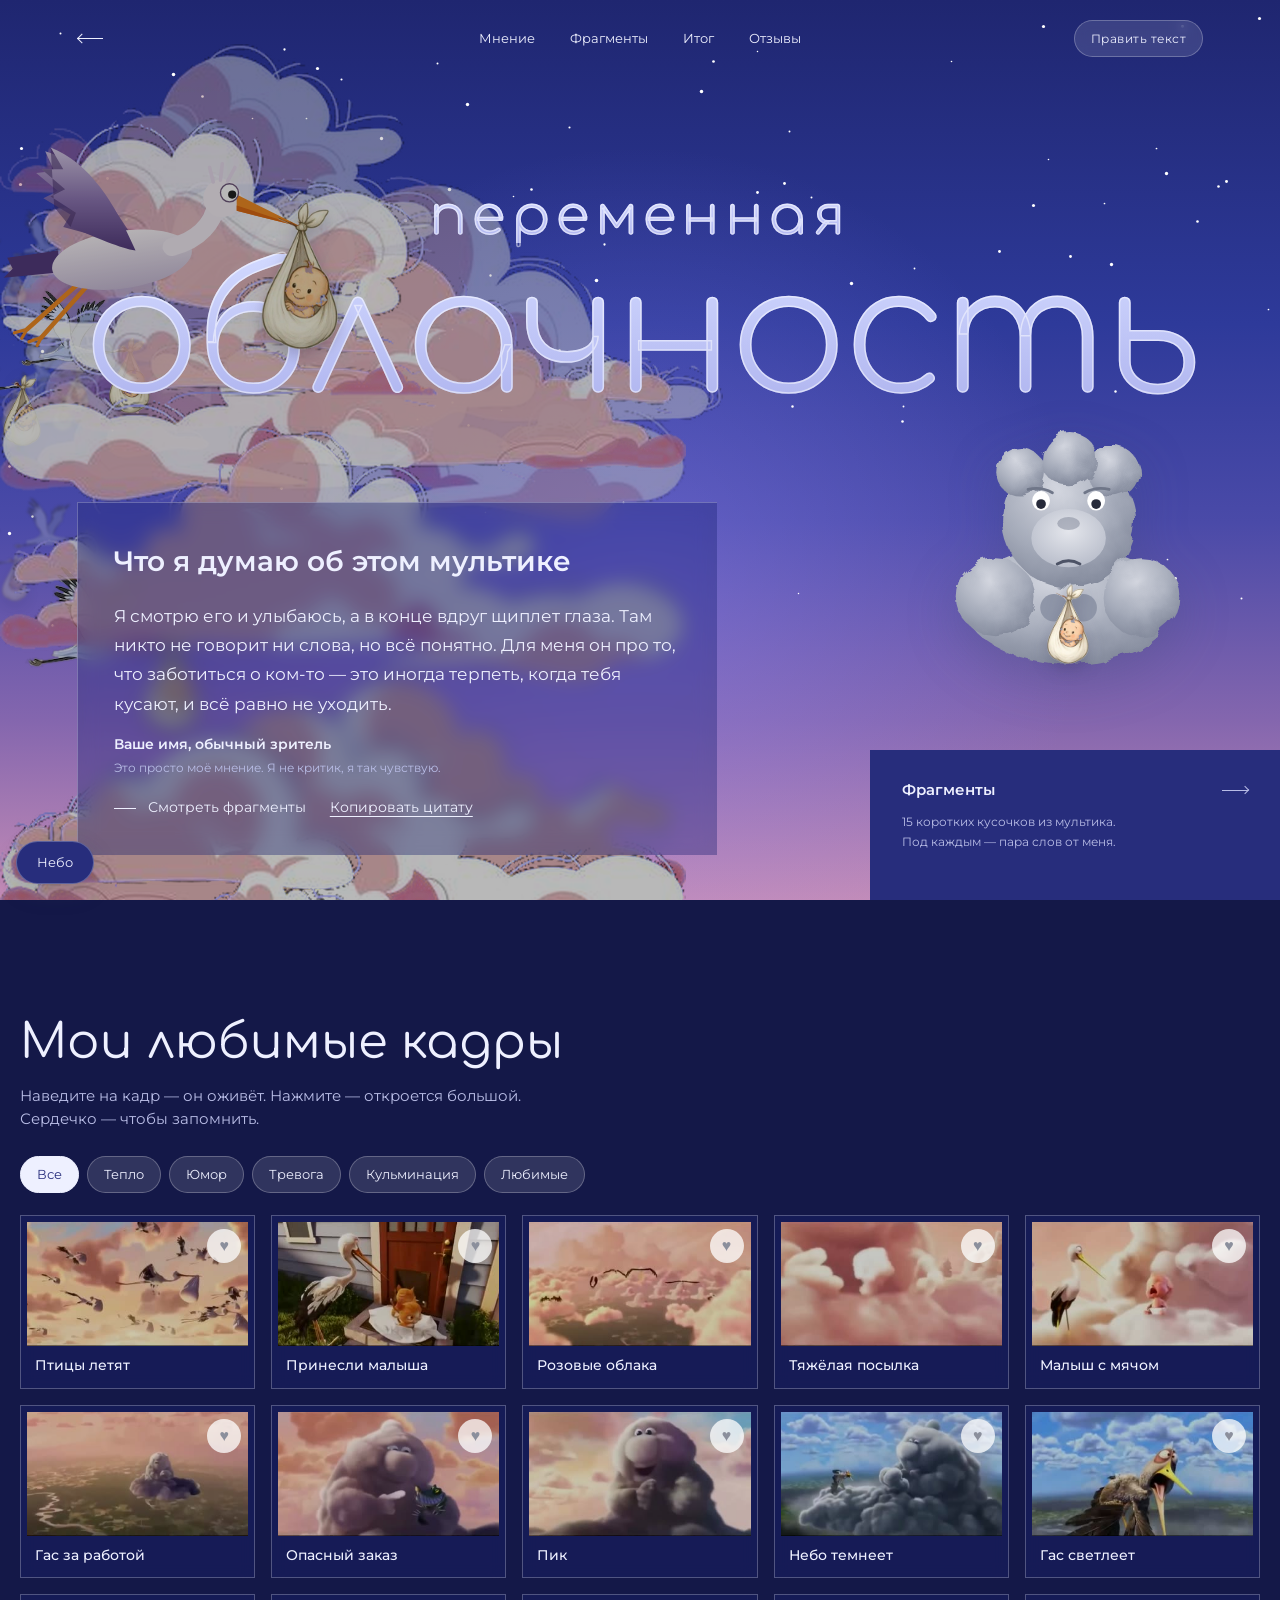
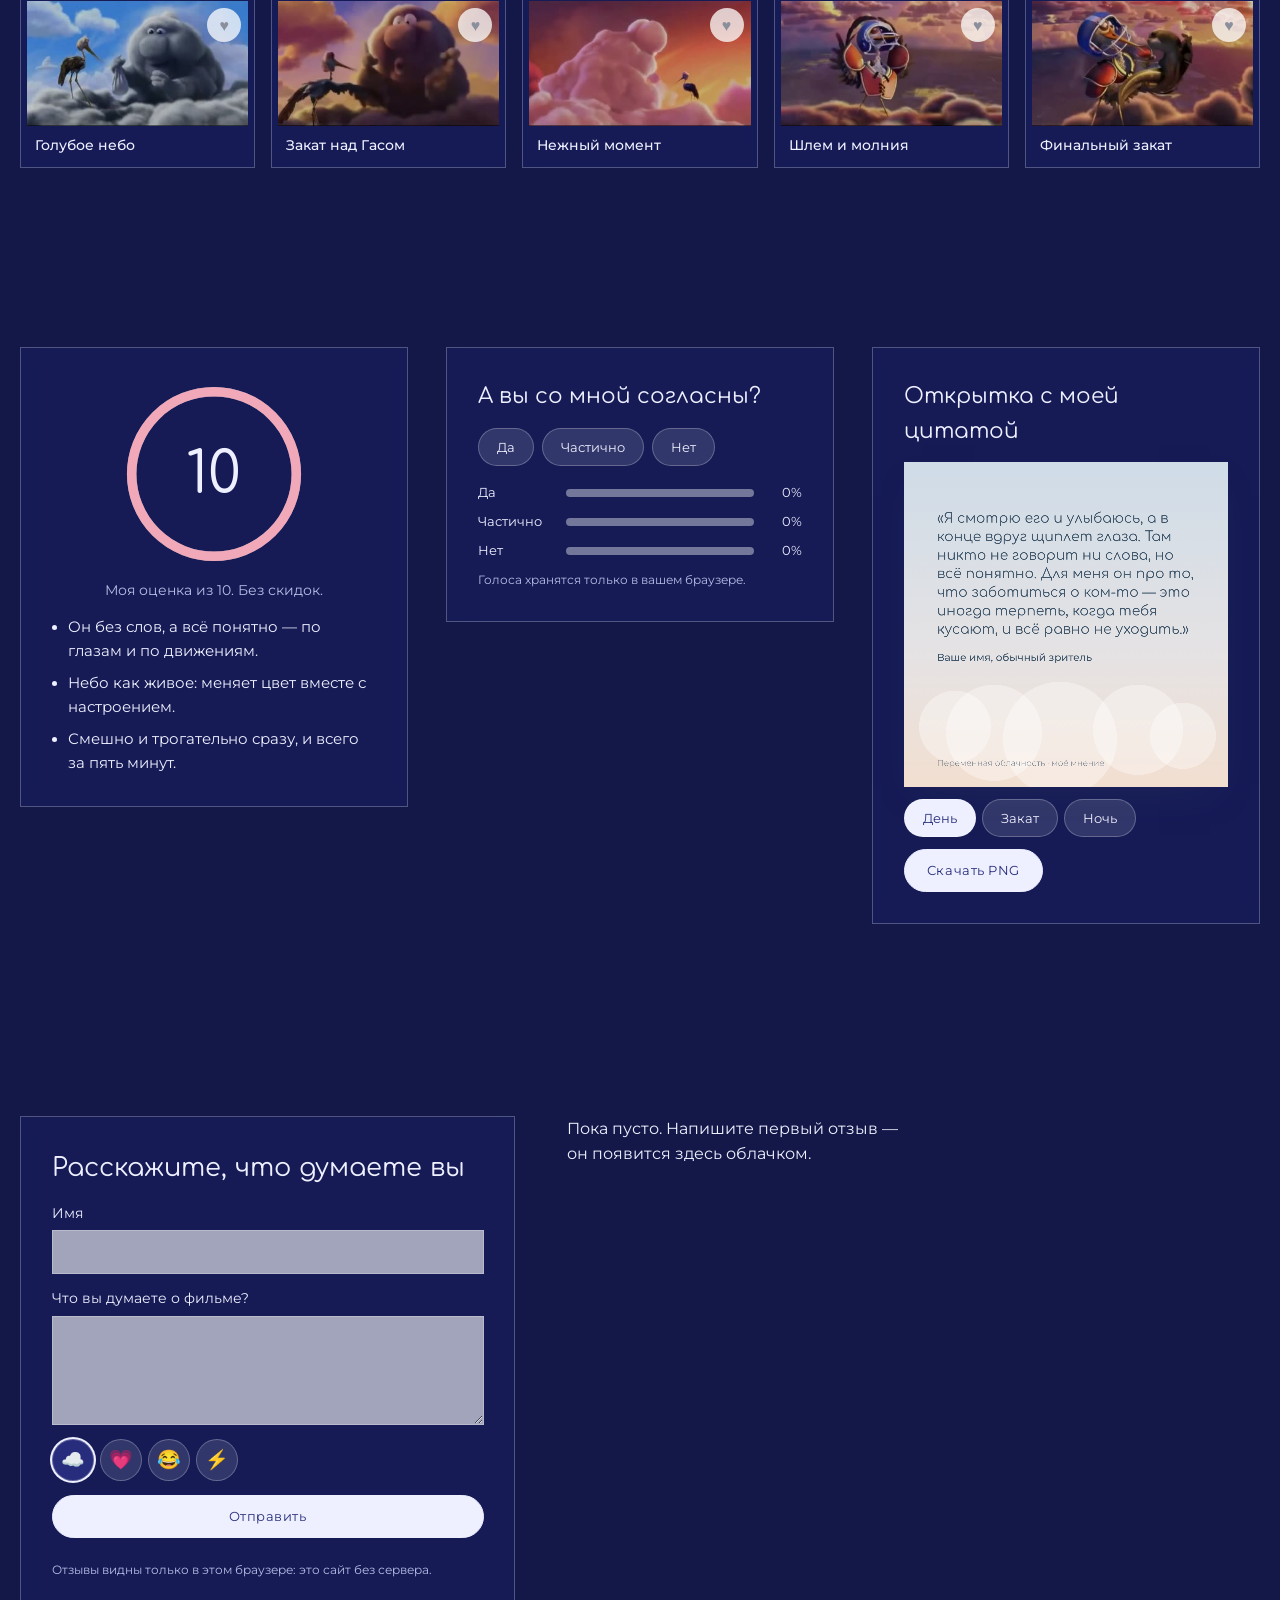
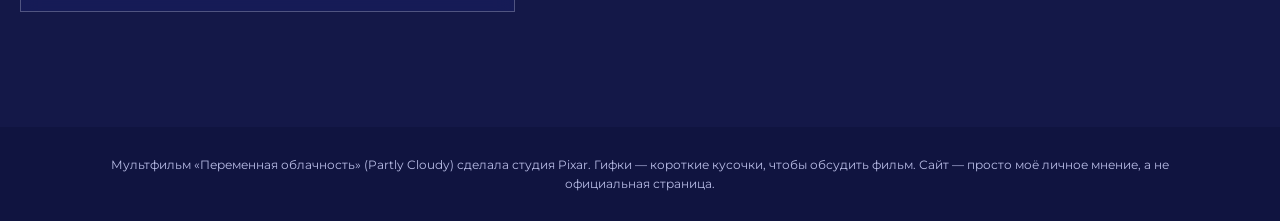
<file: html/index.html>
<!DOCTYPE html>
<html lang="ru">
<head>
  <meta charset="utf-8">
  <meta name="viewport" content="width=device-width, initial-scale=1">
  <title>Переменная облачность — моё мнение о мультфильме</title>
  <link rel="preconnect" href="https://fonts.googleapis.com">
  <link rel="preconnect" href="https://fonts.gstatic.com" crossorigin>
  <link href="https://fonts.googleapis.com/css2?family=Comfortaa:wght@300;400&family=Montserrat:wght@400;500;600&display=swap" rel="stylesheet">
  <link rel="stylesheet" href="../css/style.css">
  <link rel="stylesheet" href="../css/sky.css">
  <link rel="stylesheet" href="../css/gallery.css">
  <link rel="stylesheet" href="../css/extras.css">
  <link rel="stylesheet" href="../css/characters.css">
</head>
<body data-theme="day">
  <div class="progress" id="progress" aria-hidden="true"></div>

  <header class="topbar">
    <a class="topbar__back" href="#top" aria-label="Наверх"><span></span></a>
    <nav class="topbar__nav" aria-label="Разделы">
      <a href="#top">Мнение</a><a href="#scenes">Фрагменты</a><a href="#verdict">Итог</a><a href="#talk">Отзывы</a>
    </nav>
    <button class="pill" id="editToggle" type="button" aria-pressed="false">Править текст</button>
  </header>

  <main id="top">
    <section class="hero" id="hero" aria-labelledby="title">
      <div class="sky" aria-hidden="true">
        <div class="sky__glow"></div>
        <div class="stars" id="stars"></div>
        <div class="layer" data-depth="10" id="layerBack"></div>
        <div class="layer" data-depth="20" id="layerBirds"></div>
        <div class="layer" data-depth="30" id="layerMid"></div>
      </div>
      <canvas class="rain" id="rain" aria-hidden="true"></canvas>

      <h1 class="logotype" id="title">
        <span class="logotype__small">переменная</span>
        <span class="logotype__big">облачность</span>
      </h1>

      <div class="sky sky--front" aria-hidden="true">
        <div class="layer" data-depth="50" id="layerFront"></div>
        <div class="layer layer--peck" data-depth="40" id="layerPeck"></div>
      </div>

      <button class="gus" id="gus" type="button" aria-label="Гас — облако с малышом. Нажмите на него">
        <svg viewBox="0 0 300 300" aria-hidden="true">
          <defs>
            <radialGradient id="gb" cx="42%" cy="28%" r="85%"><stop offset="0" stop-color="#d3d6df"/><stop offset=".55" stop-color="#a3a9b8"/><stop offset="1" stop-color="#767d90"/></radialGradient>
            <radialGradient id="gm" cx="50%" cy="38%" r="70%"><stop offset="0" stop-color="#e4e6ec"/><stop offset="1" stop-color="#b4b9c7"/></radialGradient>
            <filter id="fuzz" x="-10%" y="-10%" width="120%" height="120%"><feTurbulence type="fractalNoise" baseFrequency=".035" numOctaves="3" seed="4" result="n"/><feDisplacementMap in="SourceGraphic" in2="n" scale="16"/></filter>
          </defs>
          <g class="gus__breath">
            <g class="gus__body" filter="url(#fuzz)" fill="url(#gb)">
              <ellipse cx="150" cy="225" rx="128" ry="72"/><circle cx="60" cy="215" r="48"/><circle cx="240" cy="215" r="48"/>
              <circle cx="150" cy="120" r="82"/><circle cx="92" cy="62" r="30"/><circle cx="205" cy="60" r="32"/><circle cx="150" cy="44" r="34"/>
            </g>
            <g class="gus__face">
              <ellipse cx="150" cy="142" rx="46" ry="36" fill="url(#gm)"/>
              <ellipse cx="150" cy="124" rx="14" ry="8" fill="#7d8496" opacity=".5"/>
              <g class="gus__eyes">
                <ellipse cx="116" cy="96" rx="11" ry="12" fill="#fff"/><ellipse cx="184" cy="96" rx="11" ry="12" fill="#fff"/>
                <circle class="pupil" data-cx="116" data-cy="100" cx="116" cy="100" r="6" fill="#262a3a"/>
                <circle class="pupil" data-cx="184" data-cy="100" cx="184" cy="100" r="6" fill="#262a3a"/>
                <rect class="lid" x="103" y="83" width="26" height="0" fill="#a3a9b8"/><rect class="lid" x="171" y="83" width="26" height="0" fill="#a3a9b8"/>
              </g>
              <path class="gus__brow" d="M100 82 Q116 78 130 86 M170 86 Q184 78 200 82" fill="none" stroke="#6f7688" stroke-width="3.5" stroke-linecap="round"/>
              <path class="gus__mouth" d="M136 174 Q150 166 164 174" fill="none" stroke="#4d5366" stroke-width="3.5" stroke-linecap="round"/>
            </g>
            <g class="gus__hands" fill="#8f96a8"><circle cx="132" cy="228" r="17"/><circle cx="168" cy="228" r="17"/></g>
          </g>
        </svg>
        <img class="gus__baby baby" src="../images/sprites/baby.png" alt="">

        <span class="gus__bubble" id="gusBubble" role="status"></span>
      </button>

      <article class="opinion">
        <h2 data-key="heading"></h2>
        <blockquote data-key="quote"></blockquote>
        <p class="opinion__author" data-key="author"></p>
        <p class="opinion__note" data-key="authorNote"></p>
        <div class="opinion__actions">
          <a class="opinion__more" href="#scenes">Смотреть фрагменты</a>
          <button type="button" class="link-btn" id="copyQuote">Копировать цитату</button>
        </div>
      </article>

      <aside class="card">
        <a href="#scenes" class="card__head"><span data-key="cardTitle"></span> <span class="arrow"></span></a>
        <p data-key="cardText"></p>
      </aside>
    </section>

    <section class="scenes" id="scenes" aria-labelledby="scenesTitle">
      <div class="wrap">
        <header class="section-head">
          <h2 id="scenesTitle" data-key="scenesTitle"></h2>
          <p class="section-head__hint" data-key="scenesHint"></p>
        </header>
        <div class="filters" id="filters" role="group" aria-label="Фильтр по настроению"></div>
        <ul class="grid" id="grid"></ul>
        <p class="empty" id="empty" hidden>Здесь пока пусто. Отметьте сердечком любой фрагмент.</p>
      </div>
    </section>

    <section class="verdict" id="verdict" aria-labelledby="verdictTitle">
      <div class="wrap verdict__grid">
        <div class="score">
          <h2 id="verdictTitle" class="visually-hidden">Итоговая оценка</h2>
          <div class="ring" id="ring">
            <svg viewBox="0 0 120 120" aria-hidden="true"><circle cx="60" cy="60" r="52" class="ring__bg"/><circle cx="60" cy="60" r="52" class="ring__fg" id="ringFg"/></svg>
            <span class="ring__num" data-key="rating"></span>
          </div>
          <p class="score__note" data-key="ratingNote"></p>
          <ul class="reasons">
            <li data-key="reasons.0"></li><li data-key="reasons.1"></li><li data-key="reasons.2"></li>
          </ul>
        </div>

        <div class="poll" id="poll">
          <h3 data-key="pollQuestion"></h3>
          <div class="poll__opts">
            <button type="button" data-vote="yes">Да</button>
            <button type="button" data-vote="part">Частично</button>
            <button type="button" data-vote="no">Нет</button>
          </div>
          <div class="poll__bars" id="pollBars"></div>
          <p class="hint">Голоса хранятся только в вашем браузере.</p>
        </div>

        <div class="maker">
          <h3 data-key="makerTitle"></h3>
          <canvas id="cardCanvas" width="1080" height="1080" aria-label="Открытка с цитатой"></canvas>
          <div class="maker__row" id="cardStyles" role="group" aria-label="Стиль открытки">
            <button type="button" data-style="day" aria-pressed="true">День</button>
            <button type="button" data-style="sunset" aria-pressed="false">Закат</button>
            <button type="button" data-style="night" aria-pressed="false">Ночь</button>
          </div>
          <button type="button" class="pill pill--solid" id="cardSave">Скачать PNG</button>
        </div>
      </div>
    </section>

    <section class="talk" id="talk" aria-labelledby="talkTitle">
      <div class="wrap talk__grid">
        <form class="talk__form" id="talkForm" autocomplete="off">
          <h2 id="talkTitle" data-key="talkTitle"></h2>
          <label>Имя<input id="talkName" maxlength="30" required></label>
          <label>Что вы думаете о фильме?<textarea id="talkText" rows="4" maxlength="400" required></textarea></label>
          <div class="moods" id="moods" role="radiogroup" aria-label="Настроение">
            <button type="button" role="radio" aria-checked="true" data-mood="☁️">☁️</button>
            <button type="button" role="radio" aria-checked="false" data-mood="💗">💗</button>
            <button type="button" role="radio" aria-checked="false" data-mood="😂">😂</button>
            <button type="button" role="radio" aria-checked="false" data-mood="⚡">⚡</button>
          </div>
          <button class="pill pill--solid" type="submit">Отправить</button>
          <p class="hint">Отзывы видны только в этом браузере: это сайт без сервера.</p>
        </form>
        <ul class="talk__list" id="talkList" aria-live="polite"></ul>
      </div>
    </section>
  </main>

  <footer class="footer"><span data-key="footer"></span></footer>

  <!-- просмотр фрагмента -->
  <div class="lightbox" id="lightbox" hidden role="dialog" aria-modal="true" aria-label="Просмотр фрагмента">
    <div class="lightbox__fx" id="lbFx" aria-hidden="true"></div>
    <div class="lightbox__box">
      <button class="lb-close" id="lbClose" type="button" aria-label="Закрыть">×</button>
      <div class="lb-stage">
        <button class="lb-nav lb-nav--prev" id="lbPrev" type="button" aria-label="Предыдущий">‹</button>
        <div class="lb-frame"><img id="lbImg" alt="" width="450" height="253"><div class="lb-slide" id="lbSlide"></div></div>
        <button class="lb-nav lb-nav--next" id="lbNext" type="button" aria-label="Следующий">›</button>
      </div>
      <div class="lb-info">
        <p class="lb-count" id="lbCount"></p>
        <h3 id="lbTitle" data-key="sceneTitle"></h3>
        <p id="lbText" data-key="sceneText"></p>
        <div class="lb-tags" id="lbTags"></div>
        <div class="lb-controls">
          <button type="button" id="lbPlay" aria-pressed="true">Пауза</button>
          <button type="button" id="lbSlideBtn" aria-pressed="false">Слайд-шоу</button>
          <button type="button" id="lbFav" aria-pressed="false">♥ В любимые</button>
          <button type="button" id="lbLink">Ссылка</button>
        </div>
        <div class="lb-stars" id="lbStars" role="radiogroup" aria-label="Ваша оценка"></div>
        <div class="lb-react" id="lbReact"></div>
        <p class="hint">Клавиши: ← → листать, пробел — пауза, Esc — закрыть.</p>
      </div>
    </div>
  </div>

  <!-- панель эффектов -->
  <div class="dock" id="dock">
    <button class="dock__btn" id="dockBtn" type="button" aria-expanded="false" aria-controls="dockPanel">Небо</button>
    <div class="dock__panel" id="dockPanel" hidden>
      <fieldset>
        <legend>Время суток</legend>
        <div class="seg" id="themeSeg">
          <button type="button" data-theme="morning">Утро</button>
          <button type="button" data-theme="day">День</button>
          <button type="button" data-theme="sunset">Закат</button>
          <button type="button" data-theme="night">Ночь</button>
          <button type="button" data-theme="auto">Авто</button>
        </div>
      </fieldset>
      <label class="dock__row">Ветер <input type="range" id="fxWind" min="0" max="4" step=".5" value="1"></label>
      <label class="dock__row">Аисты <input type="range" id="fxStorks" min="0" max="8" step="1" value="6"></label>
      <label class="dock__chk"><input type="checkbox" id="fxRain"> Дождь</label>
      <label class="dock__chk"><input type="checkbox" id="fxStorm"> Гроза</label>
      <label class="dock__chk"><input type="checkbox" id="fxTrail"> Облачный след</label>
      <label class="dock__chk"><input type="checkbox" id="fxSound"> Звук дождя и грома</label>
      <button type="button" class="link-btn" id="fxGust">Порыв ветра</button>
    </div>
  </div>

  <button class="to-top" id="toTop" type="button" aria-label="Наверх" hidden>↑</button>

  <div class="toolbar" id="toolbar" hidden role="toolbar" aria-label="Форматирование текста">
    <button type="button" data-cmd="bold" title="Жирный"><b>Ж</b></button>
    <button type="button" data-cmd="italic" title="Курсив"><i>К</i></button>
    <button type="button" data-cmd="underline" title="Подчёркнутый"><u>Ч</u></button>
    <select id="tbSize" aria-label="Размер">
      <option value="">Размер</option><option value="2">Мелкий</option><option value="3">Обычный</option><option value="5">Крупный</option><option value="6">Огромный</option>
    </select>
    <input type="color" id="tbColor" value="#4b6a86" aria-label="Цвет текста">
    <button type="button" data-cmd="justifyLeft" title="По левому краю">⇤</button>
    <button type="button" data-cmd="justifyCenter" title="По центру">↔</button>
    <button type="button" data-cmd="undo" title="Отменить">↶</button>
    <button type="button" data-cmd="redo" title="Вернуть">↷</button>
    <span class="toolbar__sep"></span>
    <button type="button" id="tbImport">Загрузить файл</button>
    <input type="file" id="tbFile" accept=".js,.json,.txt" hidden>
    <button type="button" id="tbExport">Скачать content.js</button>
    <button type="button" id="tbReset">Сбросить</button>
    <button type="button" id="tbDone" class="is-primary">Готово</button>
  </div>
  <div class="toast" id="toast" role="status" aria-live="polite"></div>
  <div class="flash" id="flash" aria-hidden="true">
    <svg viewBox="0 0 200 400" preserveAspectRatio="none"><path id="bolt" d="" fill="none" stroke="#fff" stroke-width="5" stroke-linejoin="round" stroke-linecap="round"/></svg>
  </div>

  <script src="../JavaScript/content.js"></script>
  <script src="../JavaScript/core.js"></script>
  <script src="../JavaScript/world.js"></script>
  <script src="../JavaScript/gallery.js"></script>
  <script src="../JavaScript/extras.js"></script>
  <script src="../JavaScript/editor.js"></script>
  <script src="../JavaScript/start.js"></script>
</body>
</html>
</file>
<file: css/style.css>
/* ---------- темы (время суток) ---------- */
@property --sky-0 { syntax: "<color>"; inherits: true; initial-value: #cfdce8; }
@property --sky-1 { syntax: "<color>"; inherits: true; initial-value: #dfe3e9; }
@property --sky-2 { syntax: "<color>"; inherits: true; initial-value: #e6e3e4; }
@property --sky-3 { syntax: "<color>"; inherits: true; initial-value: #f2dfd0; }
@property --sky-4 { syntax: "<color>"; inherits: true; initial-value: #f6ece3; }
@property --ink { syntax: "<color>"; inherits: true; initial-value: #3f566b; }
@property --page-a { syntax: "<color>"; inherits: true; initial-value: #f6ece3; }
@property --page-b { syntax: "<color>"; inherits: true; initial-value: #e7ebf0; }

:root {
  --font-display: "Comfortaa", "Nunito", "Trebuchet MS", sans-serif;
  --font-text: "Montserrat", "Segoe UI", Arial, sans-serif;
  --pad: clamp(18px, 6vw, 96px);
  --glow: rgba(255, 222, 190, .75);
  --star-op: 0;
}
body {
  --sky-0: #cfdce8; --sky-1: #dfe3e9; --sky-2: #e6e3e4; --sky-3: #f2dfd0; --sky-4: #f6ece3;
  --ink: #3f566b; --ink-soft: #6a7f93; --glass: rgba(255,255,255,.3); --paper: #fff; --chip: rgba(255,255,255,.6);
  --page-a: #f6ece3; --page-b: #e7ebf0; --line: rgba(255,255,255,.85); --foot: #dfe5ec;
  --logo-a: #8fa8bd; --logo-b: #b6bfc8; --logo-c: #e0c4ae; --logo-stroke: rgba(111,131,150,.55);
  --cloud-filter: none;
  transition: --sky-0 1.4s, --sky-1 1.4s, --sky-2 1.4s, --sky-3 1.4s, --sky-4 1.4s, --ink 1.4s, --page-a 1.4s, --page-b 1.4s;
}
body[data-theme="morning"] {
  --sky-0: #f4d6d6; --sky-1: #f9e0d4; --sky-2: #fce9cf; --sky-3: #fff1d8; --sky-4: #fff8ea;
  --ink: #5f4650; --ink-soft: #8f7479; --page-a: #fff4e2; --page-b: #fbe6e0; --foot: #f5e2da;
  --logo-a: #e0a3a6; --logo-b: #eebfae; --logo-c: #f2d3a0; --logo-stroke: rgba(170,110,115,.5);
  --cloud-filter: saturate(1.1) brightness(1.03);
}
body[data-theme="sunset"] {
  --sky-0: #5f4c9c; --sky-1: #b5699a; --sky-2: #ea8f7d; --sky-3: #f6b87a; --sky-4: #fbd9a2;
  --ink: #3f2a58; --ink-soft: #75597d; --glass: rgba(255,240,230,.3); --page-a: #f9dfc4; --page-b: #ecc9d8; --foot: #ecd0cf;
  --logo-a: #fff0f4; --logo-b: #ffd0d0; --logo-c: #ffe3b4; --logo-stroke: rgba(255,255,255,.55);
  --cloud-filter: saturate(1.35) hue-rotate(-8deg);
}
body[data-theme="night"] {
  --sky-0: #1f2670; --sky-1: #2e3a9a; --sky-2: #4a4aa8; --sky-3: #8466ae; --sky-4: #c48cb6;
  --ink: #eef0ff; --ink-soft: #b9bde6; --glass: rgba(28,34,110,.38); --paper: #272d7c; --chip: rgba(255,255,255,.12);
  --page-a: #1d2260; --page-b: #141848; --line: rgba(255,255,255,.25); --foot: #101440;
  --logo-a: #d2d9ff; --logo-b: #a9aeec; --logo-c: #e9bcdc; --logo-stroke: rgba(255,255,255,.5);
  --cloud-filter: brightness(.72) saturate(1.15) hue-rotate(6deg); --glow: rgba(150, 140, 255, .35); --star-op: 1;
}

*, *::before, *::after { box-sizing: border-box; }
html { scroll-behavior: smooth; }
body {
  margin: 0; font-family: var(--font-text); color: var(--ink); line-height: 1.6;
  background: var(--page-b); overflow-x: hidden;
}
a { color: inherit; }
button { font: inherit; color: inherit; }
:focus-visible { outline: 2px solid currentColor; outline-offset: 3px; }
.visually-hidden { position: absolute; width: 1px; height: 1px; overflow: hidden; clip: rect(0 0 0 0); white-space: nowrap; }
.wrap { max-width: 1240px; margin: 0 auto; }
.hint { margin: .8em 0 0; font-size: .74rem; color: var(--ink-soft); }
.pill {
  font-size: 12px; letter-spacing: .04em; background: var(--chip); border: 1px solid var(--line); border-radius: 999px;
  padding: 8px 16px; cursor: pointer; backdrop-filter: blur(6px); transition: background .2s, transform .2s;
}
.pill:hover, .pill[aria-pressed="true"] { background: var(--paper); }
.pill--solid { background: var(--ink); color: var(--paper); border-color: var(--ink); padding: 10px 22px; font-size: 13px; }
.pill--solid:hover { background: var(--ink); transform: translateY(-2px); }
.link-btn { background: none; border: 0; padding: 0; cursor: pointer; font-size: .85rem; text-decoration: underline; text-underline-offset: 4px; color: var(--ink); }

.progress { position: fixed; top: 0; left: 0; height: 3px; width: 0; z-index: 60; background: linear-gradient(90deg, #8fa8bd, #f1a8b8, #f6c98a); }

/* ---------- верхняя панель ---------- */
.topbar {
  position: fixed; inset: 0 0 auto 0; z-index: 30; display: grid; grid-template-columns: 1fr auto 1fr; align-items: center;
  padding: 20px var(--pad); pointer-events: none; color: var(--ink);
}
.topbar > * { pointer-events: auto; }
.topbar__nav { display: flex; gap: clamp(12px, 2.4vw, 34px); font-size: 13px; }
.topbar__nav a { text-decoration: none; padding: 4px 2px; border-bottom: 1px solid transparent; transition: border-color .2s; }
.topbar__nav a:hover { border-color: currentColor; }
.topbar #editToggle { justify-self: end; }
.topbar__back { width: 28px; height: 20px; display: grid; align-items: center; }
.topbar__back span { display: block; height: 1px; background: currentColor; position: relative; width: 26px; }
.topbar__back span::before { content: ""; position: absolute; left: 0; top: -3px; width: 7px; height: 7px; border-left: 1px solid currentColor; border-bottom: 1px solid currentColor; transform: rotate(45deg) translate(1px, -1px); }

/* ---------- первый экран ---------- */
.hero {
  position: relative; min-height: 100vh; min-height: 100svh; overflow: hidden;
  background: linear-gradient(180deg, var(--sky-0) 0%, var(--sky-1) 36%, var(--sky-2) 58%, var(--sky-3) 80%, var(--sky-4) 100%);
  display: grid; grid-template-rows: 1fr auto; grid-template-columns: minmax(0, 1fr) minmax(220px, 26vw); padding: 0 var(--pad);
}
.logotype {
  grid-column: 1 / -1; align-self: center; justify-self: center; position: relative; z-index: 1; margin: 0; padding-top: 12vh;
  text-align: center; font-family: var(--font-display); font-weight: 300; line-height: .95; user-select: none;
}
.logotype span {
  display: block; background: linear-gradient(180deg, var(--logo-a) 0%, var(--logo-b) 55%, var(--logo-c) 100%);
  background-size: 100% 200%; -webkit-background-clip: text; background-clip: text; color: transparent;
  -webkit-text-stroke: 1.5px var(--logo-stroke); animation: tint 9s ease-in-out infinite alternate;
}
.logotype__small { font-size: clamp(1.4rem, 4.2vw, 3.6rem); letter-spacing: .12em; margin-bottom: .2em; }
.logotype__big { font-size: clamp(3.4rem, 13.5vw, 13rem); letter-spacing: -.02em; }
@keyframes tint { to { background-position: 0 100%; } }

.opinion {
  position: relative; z-index: 5; grid-column: 1; grid-row: 2; align-self: end; max-width: 640px;
  margin: 0 0 clamp(18px, 5vh, 56px); padding: clamp(20px, 3vw, 36px);
  background: var(--glass); backdrop-filter: blur(10px) saturate(1.1); border-left: 1px solid var(--line); border-top: 1px solid var(--line);
}
.opinion h2 { margin: 0 0 .6em; font-size: clamp(1.25rem, 2.2vw, 1.8rem); font-weight: 600; }
.opinion blockquote { margin: 0; font-size: clamp(.95rem, 1.35vw, 1.1rem); line-height: 1.7; }
.opinion__author { margin: 1em 0 0; font-weight: 600; font-size: .9rem; }
.opinion__note { margin: .2em 0 0; font-size: .78rem; color: var(--ink-soft); }
.opinion__actions { display: flex; flex-wrap: wrap; gap: 8px 24px; align-items: center; margin-top: 1.2em; }
.opinion__more { display: inline-flex; align-items: center; gap: 12px; font-size: .85rem; text-decoration: none; }
.opinion__more::before { content: ""; width: 22px; height: 1px; background: currentColor; transition: width .25s; }
.opinion__more:hover::before { width: 40px; }
.card {
  position: relative; z-index: 5; grid-column: 2; grid-row: 2; align-self: end; margin: 0 calc(-1 * var(--pad)) 0 0;
  background: var(--paper); padding: clamp(18px, 2.2vw, 30px) clamp(18px, 2.5vw, 36px); min-height: 150px;
}
.card__head { display: flex; justify-content: space-between; align-items: center; text-decoration: none; font-weight: 600; font-size: .95rem; }
.card p { font-size: .78rem; color: var(--ink-soft); margin: .8em 0 0; max-width: 28ch; }
.arrow { width: 26px; height: 1px; background: var(--ink-soft); position: relative; transition: transform .25s; }
.arrow::after { content: ""; position: absolute; right: 0; top: -3px; width: 6px; height: 6px; border-top: 1px solid var(--ink-soft); border-right: 1px solid var(--ink-soft); transform: rotate(45deg); }
.card__head:hover .arrow { transform: translateX(6px); }

.section-head h2 { margin: 0; font-family: var(--font-display); font-weight: 400; font-size: clamp(1.8rem, 4vw, 3rem); line-height: 1.15; }
.section-head__hint { margin: .5em 0 0; color: var(--ink-soft); font-size: .9rem; max-width: 60ch; }
.footer { background: var(--foot); padding: 28px var(--pad); font-size: .75rem; color: var(--ink-soft); text-align: center; }

/* ---------- редактор текста ---------- */
body.is-editing [data-key] { outline: 1px dashed currentColor; outline-offset: 4px; cursor: text; min-height: 1.2em; }
body.is-editing [data-key]:focus { outline: 2px solid currentColor; background: rgba(255,255,255,.4); }
.toolbar {
  position: fixed; left: 50%; bottom: 18px; transform: translateX(-50%); z-index: 90; display: flex; flex-wrap: wrap; gap: 6px; align-items: center;
  justify-content: center; max-width: calc(100vw - 24px); padding: 8px 10px; background: #fff; color: #3f566b; border-radius: 14px; box-shadow: 0 14px 40px rgba(40,60,80,.3);
}
.toolbar[hidden] { display: none; }
.toolbar button, .toolbar select { font-size: 13px; color: #3f566b; background: #f0f3f6; border: 0; border-radius: 8px; padding: 7px 11px; cursor: pointer; min-height: 34px; }
.toolbar button:hover { background: #e1e8ef; }
.toolbar .is-primary { background: #3f566b; color: #fff; }
.toolbar input[type="color"] { width: 34px; height: 34px; border: 0; padding: 0; background: none; cursor: pointer; }
.toolbar__sep { width: 1px; height: 22px; background: #d3dce5; margin: 0 4px; }
.toast {
  position: fixed; left: 50%; top: 80px; transform: translate(-50%, -12px); z-index: 95; padding: 9px 18px; border-radius: 999px;
  background: #3f566b; color: #fff; font-size: 13px; opacity: 0; pointer-events: none; transition: opacity .25s, transform .25s;
}
.toast.is-on { opacity: 1; transform: translate(-50%, 0); }

@media (max-width: 820px) {
  .hero { grid-template-columns: 1fr; grid-template-rows: 1fr auto auto; }
  .opinion { grid-row: 2; max-width: none; margin-bottom: 14px; }
  .card { grid-column: 1; grid-row: 3; margin: 0 calc(-1 * var(--pad)); min-height: 0; }
  .topbar { grid-template-columns: auto 1fr auto; gap: 8px; }
  .topbar__nav { justify-content: center; font-size: 11.5px; gap: 10px; }
}
@media (prefers-reduced-motion: reduce) {
  html { scroll-behavior: auto; }
  .logotype span { animation: none; }
}
</file>
<file: css/sky.css>
/* ---------- небо: облака, аисты, персонажи, эффекты ---------- */
.sky { position: absolute; inset: 0; pointer-events: none; overflow: hidden; }
.sky--front { z-index: 2; }
.sky__glow { position: absolute; left: 50%; top: 66%; width: 70vmax; height: 70vmax; transform: translate(-50%, -50%); background: radial-gradient(closest-side, var(--glow), transparent); animation: glow 14s ease-in-out infinite alternate; transition: opacity 1s; }
@keyframes glow { to { opacity: .6; transform: translate(-50%, -48%) scale(1.06); } }

.layer { position: absolute; inset: 0; will-change: transform; }
.cloud { position: absolute; left: 0; will-change: transform; }
.cloud img { display: block; height: auto; filter: var(--cloud-filter); transition: filter 1.4s; user-select: none; -webkit-user-drag: none; }
.cloud--back img { opacity: .5; }
.cloud--mid img { opacity: .85; }

/* звёзды */
.stars { position: absolute; inset: 0; opacity: var(--star-op); transition: opacity 1.4s; }
.star { position: absolute; width: 3px; height: 3px; border-radius: 50%; background: #fff; animation: twinkle var(--t, 3s) ease-in-out infinite; animation-delay: var(--d, 0s); }
@keyframes twinkle { 0%, 100% { opacity: .25; transform: scale(.7); } 50% { opacity: 1; transform: scale(1.3); } }

/* покадровый аист: 9 кадров из спрайта */
.stork {
  position: absolute; left: 0; width: var(--w); height: calc(var(--w) * 1.15); pointer-events: auto; cursor: pointer;
  background: url("../images/sprites/stork.png") 0 0 / 900% 100% no-repeat; will-change: transform, background-position;
  animation: flap var(--flap, .9s) steps(9) infinite; filter: var(--cloud-filter); transition: filter 1.4s;
}
.stork.is-excited { --flap: .45s; }
@keyframes flap { from { background-position: 0 0; } to { background-position: 112.5% 0; } }
.stork--far { opacity: .6; }
.bundle { position: absolute; left: 80%; top: 47%; width: 20%; transform-origin: 50% 0; animation: sway 1.8s ease-in-out infinite alternate; pointer-events: none; }
.bundle svg { width: 100%; display: block; overflow: visible; }
@keyframes sway { from { transform: rotate(-12deg); } to { transform: rotate(12deg); } }
.bundle.is-falling { animation: drop 2.4s cubic-bezier(.3,.1,.6,1) forwards; }
@keyframes drop { 0% { transform: rotate(-12deg) translateY(0); opacity: 1; } 70% { opacity: 1; } 100% { transform: rotate(18deg) translateY(60vh); opacity: 0; } }

.pop { position: fixed; z-index: 70; pointer-events: none; font-size: 22px; will-change: transform, opacity; }

/* Гас */
.gus {
  position: absolute; z-index: 4; right: clamp(8px, 7vw, 120px); bottom: clamp(150px, 26vh, 300px);
  width: clamp(120px, 15vw, 230px); padding: 0; border: 0; background: none; cursor: pointer; will-change: transform;
  animation: bob 6s ease-in-out infinite alternate; filter: drop-shadow(0 16px 24px rgba(60, 70, 110, .25));
}
.gus svg { width: 100%; display: block; overflow: visible; }
.gus:hover .gus__mouth { d: path("M104 112 Q120 132 136 112"); }
.gus.is-angry .gus__mouth { d: path("M106 122 Q120 108 134 122"); }
.gus.is-angry .gus__brow { d: path("M86 58 Q98 66 110 66 M130 66 Q142 66 154 58"); stroke: #3a3d4c; }
.gus.is-angry { animation: shake .12s linear 12; }
.gus.is-angry .gus__body { fill: #6f7586; }
.gus .lid { transition: height .08s; }
.gus.is-blink .lid { height: 26px; }
@keyframes bob { from { transform: translateY(0); } to { transform: translateY(-14px); } }
@keyframes shake { 0% { translate: -3px 0; } 50% { translate: 3px 0; } 100% { translate: -3px 0; } }
.gus__bubble {
  position: absolute; left: 50%; bottom: 100%; transform: translate(-50%, 6px); white-space: nowrap; background: var(--paper); color: var(--ink);
  padding: 7px 14px; border-radius: 16px; font-size: 12.5px; opacity: 0; transition: opacity .25s, transform .25s; pointer-events: none;
}
.gus__bubble.is-on { opacity: 1; transform: translate(-50%, -4px); }
.raincloud { position: absolute; z-index: 4; pointer-events: none; }

/* дождь и молния */
.rain { position: absolute; inset: 0; width: 100%; height: 100%; pointer-events: none; z-index: 3; opacity: 0; transition: opacity .6s; }
.rain.is-on { opacity: 1; }
.flash { position: fixed; inset: 0; z-index: 55; pointer-events: none; background: #fff; opacity: 0; display: flex; justify-content: center; }
.flash svg { position: absolute; top: 0; height: 70%; width: 22vw; max-width: 260px; opacity: 0; filter: drop-shadow(0 0 12px #fff); }
.flash.is-on { animation: flash .75s ease-out; }
.flash.is-on svg { animation: boltIn .75s ease-out; }
@keyframes flash { 0% { opacity: 0; } 8% { opacity: .85; } 16% { opacity: .1; } 28% { opacity: .7; } 100% { opacity: 0; } }
@keyframes boltIn { 0%, 70% { opacity: 1; } 100% { opacity: 0; } }
body.is-storm .hero { animation: stormtint 8s ease-in-out infinite alternate; }
@keyframes stormtint { to { filter: brightness(.88) saturate(.9); } }

/* панель эффектов */
.dock { position: fixed; left: 16px; bottom: 16px; z-index: 50; }
.dock__btn { background: var(--paper); color: var(--ink); border: 1px solid var(--line); border-radius: 999px; padding: 10px 20px; cursor: pointer; box-shadow: 0 8px 24px rgba(40,60,90,.18); font-size: 13px; }
.dock__btn[aria-expanded="true"] { background: var(--ink); color: var(--paper); }
.dock__panel { position: absolute; left: 0; bottom: 50px; width: min(300px, calc(100vw - 32px)); background: var(--paper); color: var(--ink); padding: 16px; border-radius: 16px; box-shadow: 0 18px 50px rgba(30,40,80,.3); display: grid; gap: 12px; }
.dock__panel[hidden] { display: none; }
.dock fieldset { border: 0; padding: 0; margin: 0; }
.dock legend { font-size: .78rem; color: var(--ink-soft); margin-bottom: 6px; padding: 0; }
.seg { display: flex; flex-wrap: wrap; gap: 6px; }
.seg button { border: 1px solid var(--line); background: var(--chip); border-radius: 999px; padding: 5px 11px; font-size: 12px; cursor: pointer; }
.seg button[aria-pressed="true"] { background: var(--ink); color: var(--paper); }
.dock__row { display: grid; grid-template-columns: 64px 1fr; align-items: center; font-size: .85rem; gap: 8px; }
.dock__chk { display: flex; gap: 8px; align-items: center; font-size: .85rem; cursor: pointer; }

.to-top { position: fixed; right: 16px; bottom: 16px; z-index: 50; width: 44px; height: 44px; border-radius: 50%; border: 1px solid var(--line); background: var(--paper); color: var(--ink); cursor: pointer; box-shadow: 0 8px 24px rgba(40,60,90,.18); }
.to-top[hidden] { display: none; }

@media (max-width: 820px) {
  .gus { bottom: auto; top: 108px; right: 4vw; width: 108px; }
  .logotype { padding-top: 22vh; }
}
@media (prefers-reduced-motion: reduce) {
  .gus, .stork, .bundle, .sky__glow, .star { animation: none !important; }
}
</file>
<file: css/gallery.css>
/* ---------- фрагменты ---------- */
.scenes { padding: clamp(56px, 9vw, 120px) 0 clamp(40px, 6vw, 80px); }
.section-head { margin-bottom: 24px; }
.section-head h2 { font-family: var(--font-display); font-weight: 400; font-size: clamp(1.8rem, 4vw, 3rem); margin: 0 0 .3em; }
.section-head__hint { margin: 0; max-width: 56ch; color: var(--ink-soft); font-size: .92rem; }
.filters { display: flex; flex-wrap: wrap; gap: 8px; margin: 0 0 22px; }
.filters button { font: inherit; font-size: 13px; color: var(--ink); background: var(--chip); border: 1px solid var(--line); border-radius: 999px; padding: 7px 16px; cursor: pointer; transition: background .2s, color .2s; }
.filters button:hover { background: var(--paper); }
.filters button[aria-pressed="true"] { background: var(--ink); color: var(--paper); border-color: var(--ink); }
.grid { list-style: none; margin: 0; padding: 0; display: grid; grid-template-columns: repeat(auto-fill, minmax(230px, 1fr)); gap: 16px; }
.grid li { position: relative; }
.gcard { display: block; width: 100%; padding: 6px 6px 12px; text-align: left; font: inherit; color: var(--ink); cursor: pointer; background: var(--glass); border: 1px solid var(--line); backdrop-filter: blur(8px); transition: transform .25s, box-shadow .25s; }
.gcard:hover, .gcard:focus-visible { transform: translateY(-5px); box-shadow: 0 22px 40px -22px rgba(40, 50, 90, .5); }
.gcard img { display: block; width: 100%; height: auto; aspect-ratio: 16 / 9; object-fit: cover; background: rgba(0,0,0,.08); }
.gcard__t { display: block; margin: 10px 8px 0; font-size: .9rem; font-weight: 500; line-height: 1.35; }
.gcard__fav { position: absolute; right: 14px; top: 14px; width: 34px; height: 34px; border: 0; border-radius: 50%; background: rgba(255,255,255,.75); color: #8b8f9c; cursor: pointer; font-size: 16px; transition: transform .2s, color .2s; }
.gcard__fav:hover { transform: scale(1.12); }
.gcard__fav[aria-pressed="true"] { color: #e0527c; }
.empty { color: var(--ink-soft); }

/* ---------- просмотр ---------- */
.lightbox { position: fixed; inset: 0; z-index: 80; display: grid; place-items: center; padding: 16px; background: rgba(20, 24, 50, .72); backdrop-filter: blur(10px); overflow-y: auto; }
.lightbox[hidden] { display: none; }
.lightbox__fx { position: fixed; inset: 0; pointer-events: none; overflow: hidden; z-index: 1; }
.lightbox__box { position: relative; z-index: 2; width: min(1080px, 100%); display: grid; grid-template-columns: minmax(0, 1.6fr) minmax(240px, 1fr); gap: 22px; padding: 18px; background: var(--paper); color: var(--ink); box-shadow: 0 40px 90px rgba(0,0,0,.45); }
.lb-close { position: absolute; right: 10px; top: 6px; z-index: 3; background: none; border: 0; font-size: 28px; line-height: 1; color: var(--ink); cursor: pointer; }
.lb-stage { position: relative; align-self: start; }
.lb-frame { position: relative; overflow: hidden; background: #111; }
.lb-frame img { display: block; width: 100%; height: auto; aspect-ratio: 16 / 9; object-fit: cover; }
.lb-slide { position: absolute; left: 0; bottom: 0; height: 4px; width: 0; background: #f1a8b8; }
.lb-slide.is-run { animation: slide 5s linear forwards; }
@keyframes slide { to { width: 100%; } }
.lb-nav { position: absolute; top: 50%; transform: translateY(-50%); z-index: 2; width: 42px; height: 42px; border-radius: 50%; border: 0; background: rgba(255,255,255,.8); color: #3f566b; font-size: 24px; cursor: pointer; }
.lb-nav--prev { left: 8px; } .lb-nav--next { right: 8px; }
.lb-info { padding: 22px 6px 6px 0; display: flex; flex-direction: column; gap: 10px; }
.lb-count { margin: 0; font-size: .78rem; color: var(--ink-soft); }
.lb-info h3 { margin: 0; font-family: var(--font-display); font-weight: 400; font-size: 1.6rem; line-height: 1.2; }
.lb-info p { margin: 0; line-height: 1.7; }
.lb-tags { display: flex; flex-wrap: wrap; gap: 6px; }
.lb-tags span { font-size: 11px; padding: 3px 10px; border-radius: 999px; background: var(--chip); border: 1px solid var(--line); }
.lb-controls { display: flex; flex-wrap: wrap; gap: 6px; }
.lb-controls button, .lb-react button { font: inherit; font-size: 12.5px; color: var(--ink); background: var(--chip); border: 1px solid var(--line); border-radius: 999px; padding: 6px 13px; cursor: pointer; }
.lb-controls button[aria-pressed="true"] { background: var(--ink); color: var(--paper); }
.lb-stars button { background: none; border: 0; font-size: 26px; color: #e8a93d; cursor: pointer; padding: 0 2px; }
.lb-react { display: flex; gap: 6px; flex-wrap: wrap; }
.lb-react b { font-weight: 500; margin-left: 2px; }

.fx-drop { position: absolute; top: -40px; width: 1.5px; height: 28px; background: linear-gradient(transparent, rgba(255,255,255,.7)); transform: rotate(12deg); animation: fall linear infinite; }
@keyframes fall { to { transform: translate(-60px, 110vh) rotate(12deg); } }
.fx-spark { position: absolute; width: 5px; height: 5px; border-radius: 50%; background: #fff; box-shadow: 0 0 10px 3px rgba(255, 224, 160, .8); animation: spark ease-in-out infinite; }
@keyframes spark { 0%, 100% { opacity: 0; transform: translateY(0) scale(.4); } 50% { opacity: 1; transform: translateY(-26px) scale(1); } }
.lightbox__fx.has-glow::after { content: ""; position: absolute; inset: 0; background: radial-gradient(circle at 50% 40%, rgba(255, 214, 170, .35), transparent 60%); animation: glow 5s ease-in-out infinite alternate; }
.lightbox__fx.is-bolt::before { content: ""; position: absolute; inset: 0; background: #fff; animation: flash .8s ease-out; }

@media (max-width: 820px) { .lightbox__box { grid-template-columns: 1fr; } .lb-info { padding: 0 4px 10px; } .grid { grid-template-columns: repeat(auto-fill, minmax(160px, 1fr)); } }
</file>
<file: css/extras.css>
/* ---------- итог, опрос, открытка, отзывы ---------- */
.verdict { padding: clamp(48px, 8vw, 110px) 0; }
.verdict__grid { display: grid; grid-template-columns: repeat(auto-fit, minmax(270px, 1fr)); gap: clamp(20px, 3vw, 44px); align-items: start; }
.score, .poll, .maker { background: var(--glass); border: 1px solid var(--line); backdrop-filter: blur(10px); padding: clamp(20px, 2.4vw, 32px); }
.ring { position: relative; width: 190px; height: 190px; margin: 0 auto; }
.ring svg { width: 100%; height: 100%; transform: rotate(-90deg); }
.ring__bg, .ring__fg { fill: none; stroke-width: 6; }
.ring__bg { stroke: rgba(255,255,255,.45); }
.ring__fg { stroke: url(#ringGrad); stroke: #f1a8b8; stroke-linecap: round; transition: stroke-dashoffset 1.8s cubic-bezier(.2,.7,.2,1); }
.ring__num { position: absolute; inset: 0; display: grid; place-items: center; font-family: var(--font-display); font-size: 3.6rem; }
.score__note { text-align: center; margin: 10px 0 14px; color: var(--ink-soft); font-size: .9rem; }
.reasons { margin: 0; padding-left: 1.1em; display: grid; gap: .6em; font-size: .92rem; }
.poll h3, .maker h3 { margin: 0 0 14px; font-family: var(--font-display); font-weight: 400; font-size: 1.35rem; }
.poll__opts { display: flex; gap: 8px; flex-wrap: wrap; }
.poll__opts button, .maker__row button { font: inherit; font-size: 13px; color: var(--ink); background: var(--chip); border: 1px solid var(--line); border-radius: 999px; padding: 8px 18px; cursor: pointer; }
.poll__opts button[aria-pressed="true"], .maker__row button[aria-pressed="true"] { background: var(--ink); color: var(--paper); }
.poll__bars { margin-top: 16px; display: grid; gap: 8px; }
.bar { display: grid; grid-template-columns: 80px 1fr 40px; gap: 8px; align-items: center; font-size: .82rem; }
.bar i { display: block; height: 8px; border-radius: 4px; background: rgba(255,255,255,.4); overflow: hidden; }
.bar b { display: block; height: 100%; background: #b9a7d6; transition: width .6s; }
.bar.is-mine b { background: #f1a8b8; }
.bar em { font-style: normal; text-align: right; }
.maker canvas { display: block; width: 100%; height: auto; aspect-ratio: 1; margin-bottom: 12px; box-shadow: 0 16px 34px -18px rgba(40,50,90,.5); }
.maker__row { display: flex; gap: 6px; margin-bottom: 12px; flex-wrap: wrap; }

.talk { padding: clamp(40px, 7vw, 100px) 0 clamp(56px, 9vw, 130px); }
.talk__grid { display: grid; grid-template-columns: minmax(260px, 1fr) minmax(0, 1.4fr); gap: clamp(24px, 4vw, 60px); align-items: start; }
.talk__form { background: var(--glass); border: 1px solid var(--line); backdrop-filter: blur(10px); padding: clamp(20px, 2.4vw, 32px); display: grid; gap: 14px; }
.talk__form h2 { margin: 0; font-family: var(--font-display); font-weight: 400; font-size: 1.6rem; }
.talk__form label { display: grid; gap: 6px; font-size: .85rem; }
.talk__form input, .talk__form textarea { font: inherit; color: var(--ink); background: rgba(255,255,255,.6); border: 1px solid var(--line); padding: 10px 12px; resize: vertical; }
.moods { display: flex; gap: 6px; }
.moods button { width: 42px; height: 42px; border-radius: 50%; border: 1px solid var(--line); background: var(--chip); font-size: 19px; cursor: pointer; }
.moods button[aria-checked="true"] { background: var(--paper); box-shadow: 0 0 0 2px var(--ink); }
.talk__list { list-style: none; margin: 0; padding: 0; display: grid; grid-template-columns: repeat(auto-fill, minmax(230px, 1fr)); gap: 18px; }
.talk__list li { position: relative; background: var(--paper); color: var(--ink); padding: 22px 22px 16px; border-radius: 38px 38px 38px 10px; box-shadow: 0 18px 34px -20px rgba(40,50,90,.5); animation: bob 5s ease-in-out infinite alternate; animation-delay: var(--d, 0s); }
.talk__list p { margin: 0 0 .6em; font-size: .92rem; line-height: 1.55; overflow-wrap: anywhere; }
.talk__list strong { display: block; font-size: .8rem; }
.talk__list .link-btn { font-size: .72rem; color: var(--ink-soft); margin-top: 6px; }
.talk__mood { position: absolute; right: 16px; top: 10px; font-size: 20px; }
.talk__empty { color: var(--ink-soft); background: none !important; box-shadow: none !important; animation: none !important; padding: 0 !important; }
@media (max-width: 820px) { .talk__grid { grid-template-columns: 1fr; } }
@media (prefers-reduced-motion: reduce) { .talk__list li, .fx-drop, .fx-spark { animation: none !important; } }
</file>
<file: css/characters.css>
/* ---------- персонажи: Гас, Пик и малыши на клювах ---------- */
.baby { position: absolute; display: block; height: auto; pointer-events: none; user-select: none; translate: -52.3% -16.8%; transform-origin: 52.3% 16.8%; animation: babySway 2.4s ease-in-out infinite alternate; filter: drop-shadow(0 6px 8px rgba(40, 40, 80, .25)); }
@keyframes babySway { from { rotate: -8deg; } to { rotate: 8deg; } }
.stork > .baby { left: 78.85%; top: 58.1%; width: 24%; }
.stork--far > .baby { opacity: 1; }
.baby.is-falling { animation: drop 2.4s cubic-bezier(.3, .1, .6, 1) forwards; }

/* Гас: пушистое серое облако с большой мордой, держит малыша */
.gus { width: clamp(150px, 19vw, 300px); }
.gus__breath { transform-origin: 150px 290px; animation: breathe 4s ease-in-out infinite alternate; }
@keyframes breathe { to { transform: scale(1.025, 1.045); } }
.gus__hands { animation: handsUp 2.4s ease-in-out infinite alternate; }
@keyframes handsUp { to { transform: translateY(-4px); } }
.gus__baby { left: 50%; top: 72%; width: 17%; }
.gus .lid { fill: #a3a9b8; }
.gus__mouth { d: path("M136 174 Q150 166 164 174"); transition: d .3s; }
.gus:hover .gus__mouth { d: path("M134 168 Q150 182 166 168"); }
.gus.is-angry .gus__mouth { d: path("M136 178 Q150 160 164 178"); }
.gus__brow { d: path("M100 82 Q116 78 130 86 M170 86 Q184 78 200 82"); transition: d .3s; }
.gus.is-angry .gus__brow { d: path("M100 74 Q118 86 134 90 M166 90 Q182 86 200 74"); stroke: #3a3d4c; }
.gus.is-angry .gus__body { fill: url(#gb); filter: url(#fuzz) brightness(.78); }

/* Пик: аист с малышом в клюве */
.peck { position: relative; width: var(--w); aspect-ratio: 340 / 240; cursor: pointer; pointer-events: auto; filter: var(--cloud-filter); }
.peck__svg { width: 100%; height: 100%; display: block; overflow: visible; }
.peck .baby { left: 98.2%; top: 38.3%; width: 25%; }
.peck__wing { transform-origin: 150px 112px; animation: pflap .9s ease-in-out infinite alternate; }
.peck__wing--back { animation-delay: .08s; }
@keyframes pflap { from { transform: rotate(-6deg); } to { transform: rotate(46deg); } }
.peck__legs { transform-origin: 95px 150px; animation: plegs 1.4s ease-in-out infinite alternate; }
@keyframes plegs { from { transform: rotate(-5deg); } to { transform: rotate(7deg); } }
.peck__head { transform-origin: 190px 112px; animation: phead 3s ease-in-out infinite alternate; }
@keyframes phead { from { transform: rotate(-3deg); } to { transform: rotate(4deg); } }
.peck.is-excited .peck__wing { animation-duration: .4s; }
.peck.is-excited .peck__head { animation-duration: .3s; }

@media (prefers-reduced-motion: reduce) { .baby, .gus__breath, .gus__hands, .peck__wing, .peck__legs, .peck__head { animation: none !important; } }
</file>
